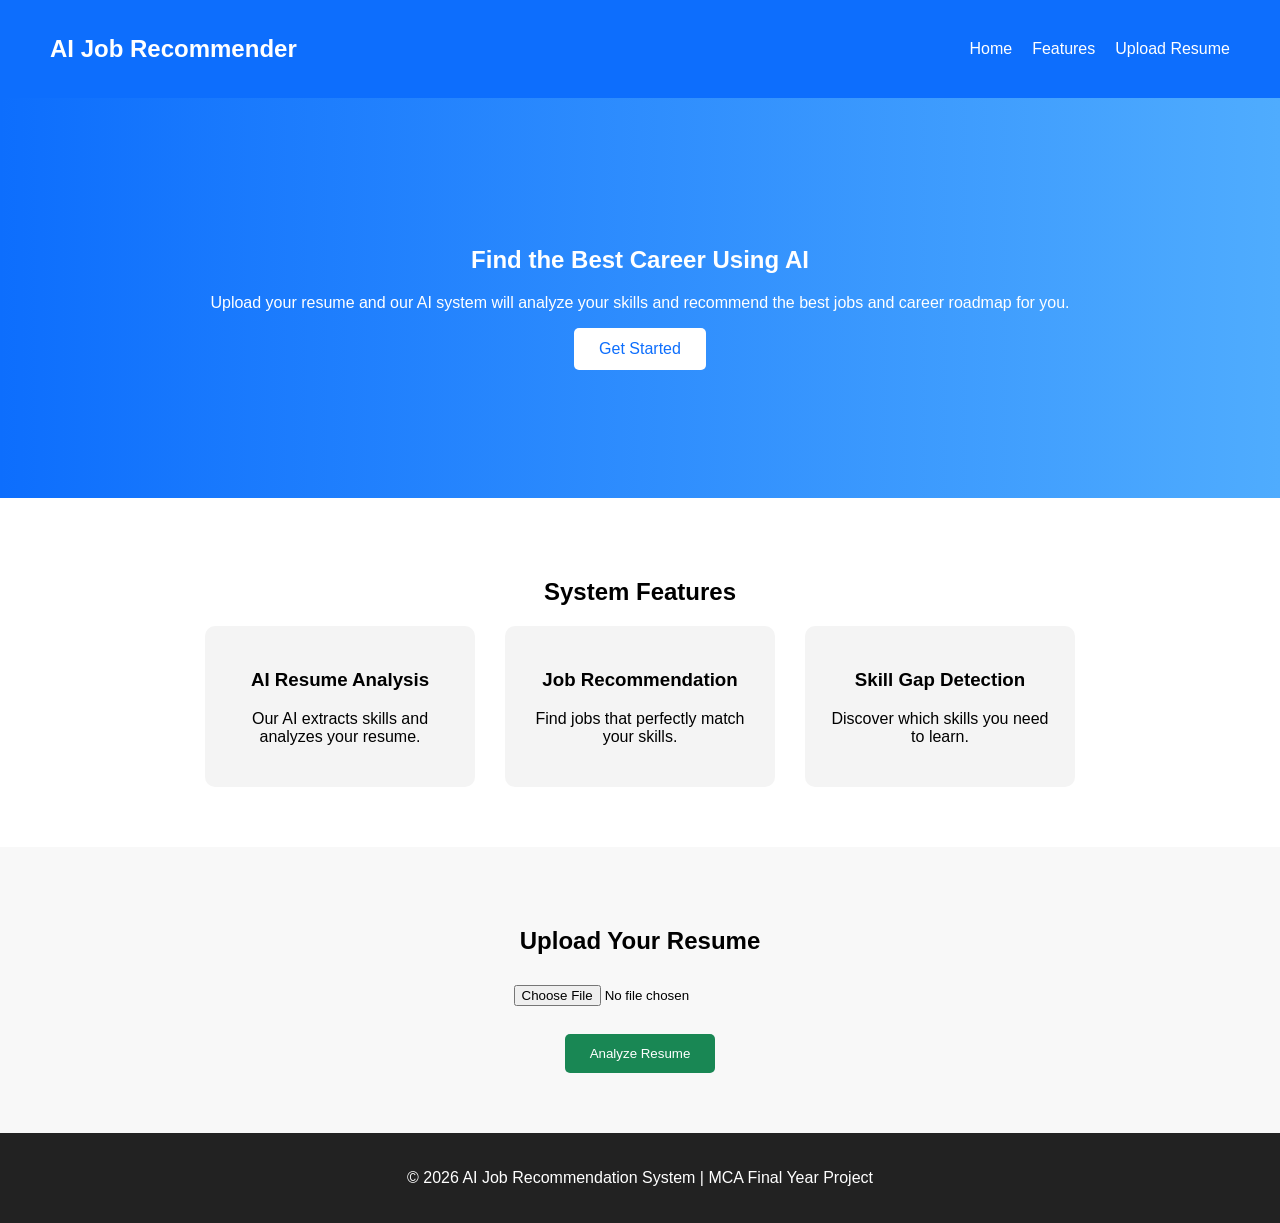
<file: Frontend/index.html>
<!DOCTYPE html>
<html lang="en">

<head>
<meta charset="UTF-8">
<title>AI Job Recommendation System</title>

<link rel="stylesheet" href="style.css">

</head>

<body>

<!-- Navbar -->

<nav class="navbar">

<h2 class="logo">AI Job Recommender</h2>

<ul>

<li><a href="#">Home</a></li>
<li><a href="#features">Features</a></li>
<li><a href="#upload">Upload Resume</a></li>

</ul>

</nav>


<!-- Hero Section -->

<section class="hero">

<div class="hero-text">

<h1>Find the Best Career Using AI</h1>

<p>
Upload your resume and our AI system will analyze your skills
and recommend the best jobs and career roadmap for you.
</p>

<button onclick="scrollToUpload()">Get Started</button>

</div>

</section>


<!-- Features -->

<section id="features" class="features">

<h2>System Features</h2>

<div class="feature-container">

<div class="feature-card">

<h3>AI Resume Analysis</h3>
<p>Our AI extracts skills and analyzes your resume.</p>

</div>

<div class="feature-card">

<h3>Job Recommendation</h3>
<p>Find jobs that perfectly match your skills.</p>

</div>

<div class="feature-card">

<h3>Skill Gap Detection</h3>
<p>Discover which skills you need to learn.</p>

</div>

</div>

</section>


<!-- Resume Upload -->

<section id="upload" class="upload-section">

<h2>Upload Your Resume</h2>

<form id="resumeForm">

<input type="file" id="resumeFile" required>

<br><br>

<button type="submit">Analyze Resume</button>

</form>

</section>


<!-- Footer -->

<footer>

<p>© 2026 AI Job Recommendation System | MCA Final Year Project</p>

</footer>


<script src="script.js"></script>

</body>

</html>
</file>
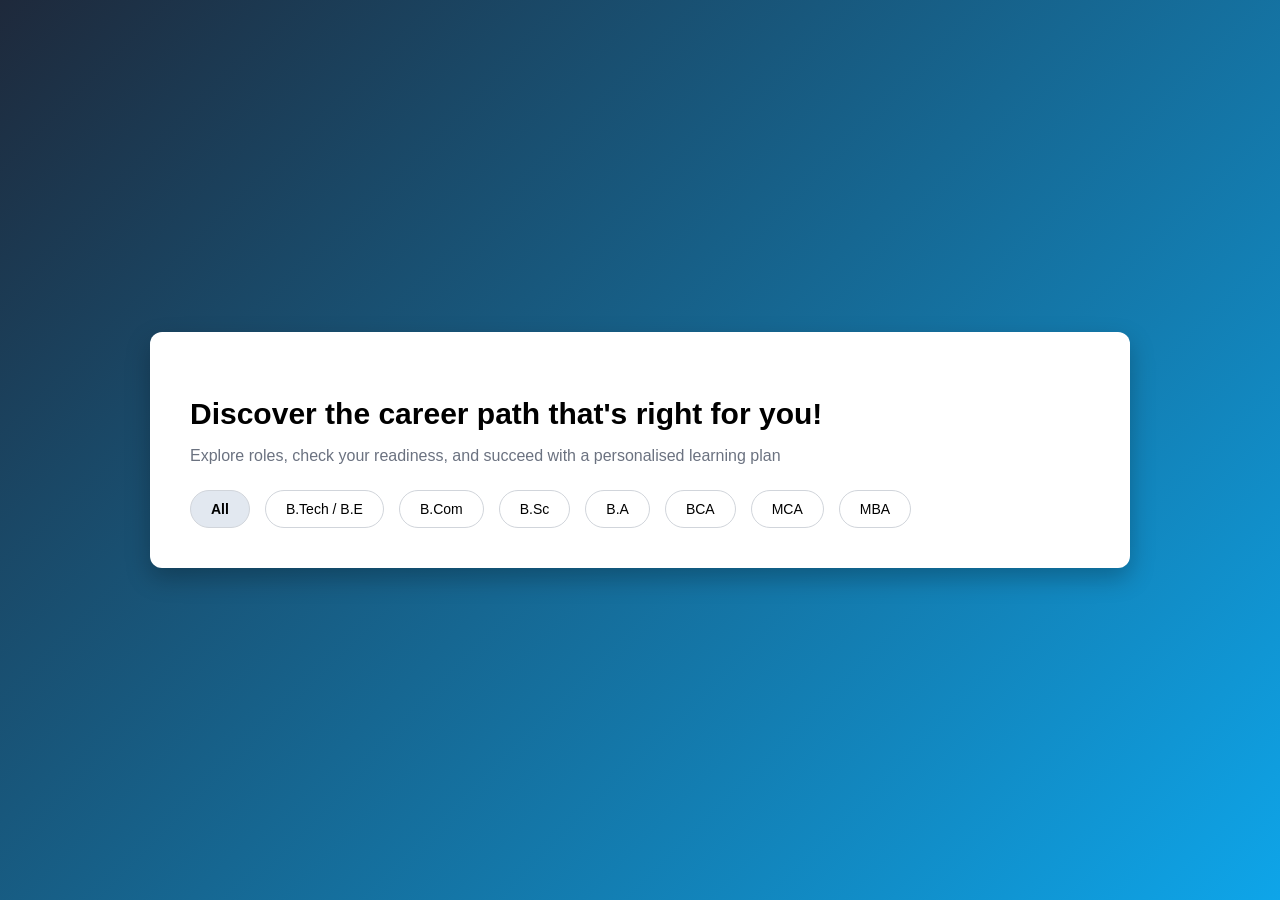
<file: Frontend/Carrier/index.html>
<!DOCTYPE html>
<html lang="en">

<head>
<meta charset="UTF-8">
<title>Career Path Finder</title>
<link rel="stylesheet" href="style.css">
 
</head>


<body>

<div class="career-container">

<h2>Discover the career path that's right for you!</h2>

<p>
Explore roles, check your readiness, and succeed with a personalised learning plan
</p>

<div class="tabs">

<button class="tab-btn active">All</button>

<button class="tab-btn">B.Tech / B.E</button>

<button class="tab-btn">B.Com</button>

<button class="tab-btn">B.Sc</button>

<button class="tab-btn">B.A</button>

<button class="tab-btn">BCA</button>

<button class="tab-btn">MCA</button>

<button class="tab-btn">MBA</button>

</div>

</div>
<script src="script.js"></script>
</body>

</html>
</file>
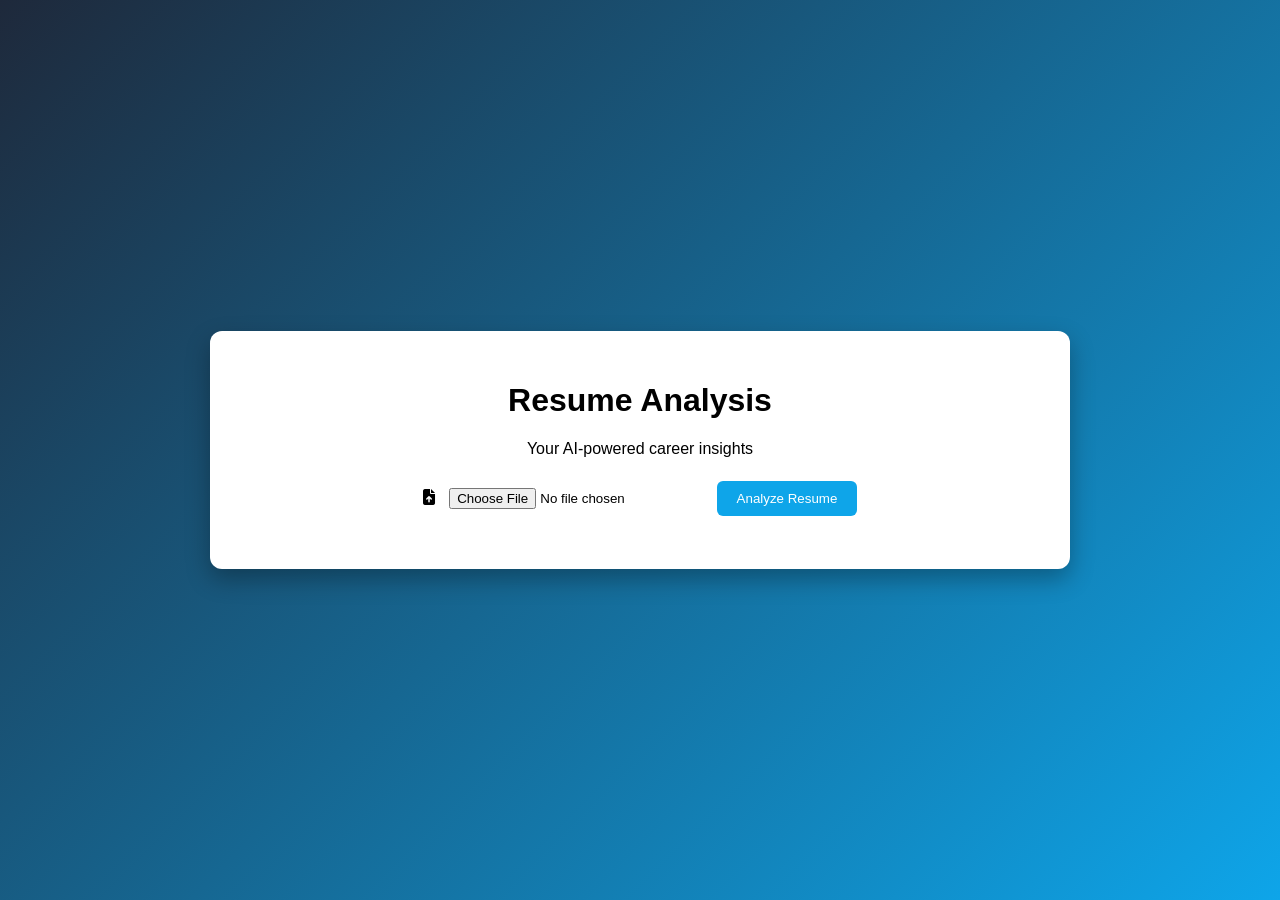
<file: Frontend/resume analysis/index.html>
<!DOCTYPE html>
<html lang="en">
<head>
<meta charset="UTF-8">
<title>Resume Analysis | AI Job Portal</title>

<link rel="stylesheet" href="style.css">
<link rel="stylesheet" href="https://cdnjs.cloudflare.com/ajax/libs/font-awesome/6.4.0/css/all.min.css">

</head>

<body>

<div class="analysis-container">

    <h1>Resume Analysis</h1>
    <p>Your AI-powered career insights</p>

    <!-- Upload Resume -->
    <div class="upload-box">
        <i class="fa fa-file-upload"></i>
        <input type="file" id="resumeFile">
        <button onclick="analyzeResume()">Analyze Resume</button>
    </div>

    <!-- Result Section -->
    <div class="result-box" id="resultBox">

        <h2>Analysis Result</h2>

        <!-- Match Score -->
        <div class="score">
            <h3>Match Score</h3>
            <div class="progress">
                <div class="progress-bar" id="scoreBar">0%</div>
            </div>
        </div>

        <!-- Extracted Skills -->
        <div class="section">
            <h3>Extracted Skills</h3>
            <div id="skills"></div>
        </div>

        <!-- Missing Skills -->
        <div class="section">
            <h3>Missing Skills</h3>
            <div id="missingSkills"></div>
        </div>

        <!-- Suggestions -->
        <div class="section">
            <h3>Suggestions</h3>
            <ul id="suggestions"></ul>
        </div>

    </div>

</div>

<script src="script.js"></script>

</body>
</html>
</file>
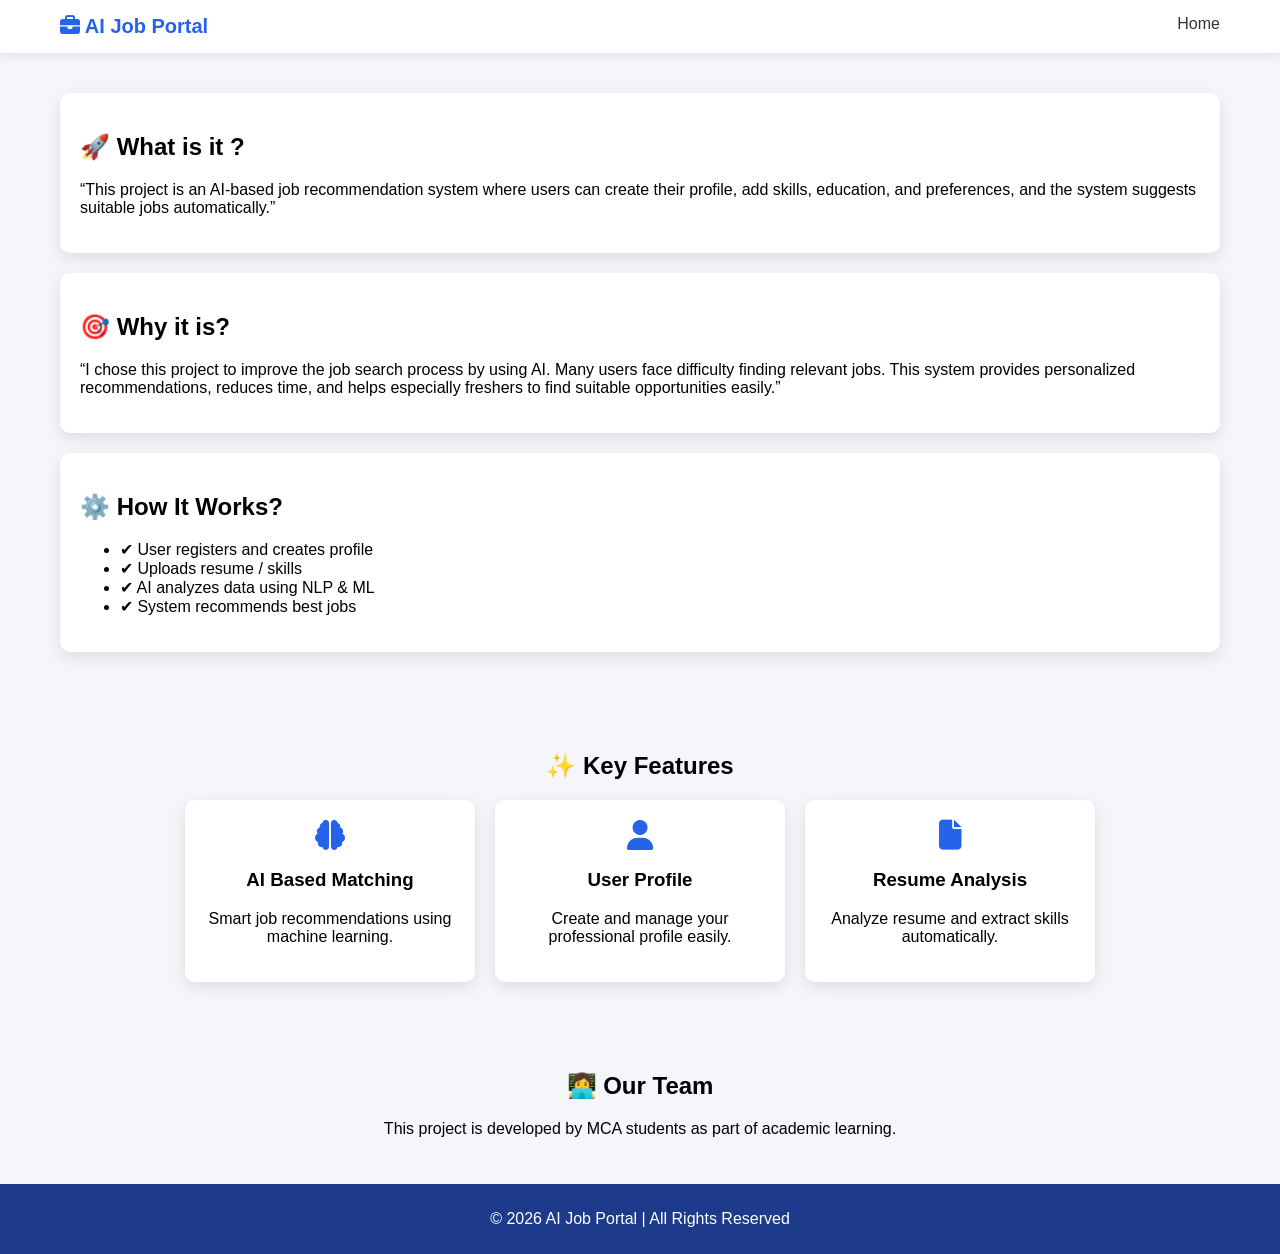
<file: Frontend/Aboutus/us.html>
<!DOCTYPE html>
<html lang="en">
<head>
<meta charset="UTF-8">
<title>About Us - AI Job Portal</title>

<link rel="stylesheet" href="style.css">

<link rel="stylesheet" href="https://cdnjs.cloudflare.com/ajax/libs/font-awesome/6.4.0/css/all.min.css">

</head>

<body>

<!-- Navbar -->
<header class="navbar">
    <div class="logo">
        <i class="fa-solid fa-briefcase"></i>
        <span>AI Job Portal</span>
    </div>

    <nav>
        <a href="../Landing page/landing.html">Home</a>
        <!--a href="#">About</a>-->
        
    </nav>
</header>

<!-- Hero Section -->


<!-- About Content -->
<section class="about-section">

    <div class="about-box">
        <h2>🚀 What is it ?</h2>
        <p>
            “This project is an AI-based job recommendation system where users can create their profile, add skills, education, and preferences, and the system suggests suitable jobs automatically.”
    </div>

    <div class="about-box">
        <h2>🎯 Why it is?</h2>
        <p>
           “I chose this project to improve the job search process by using AI. Many users face difficulty finding relevant jobs. This system provides personalized recommendations, reduces time, and helps especially freshers to find suitable opportunities easily.”
        </p>
    </div>

    <div class="about-box">
        <h2>⚙️ How It Works?</h2>
        <ul>
            <li>✔ User registers and creates profile</li>
            <li>✔ Uploads resume / skills</li>
            <li>✔ AI analyzes data using NLP & ML</li>
            <li>✔ System recommends best jobs</li>
        </ul>
    </div>

</section>

<!-- Features Section -->
<section class="features">

    <h2>✨ Key Features</h2>

    <div class="feature-container">

        <div class="feature-card">
            <i class="fa-solid fa-brain"></i>
            <h3>AI Based Matching</h3>
            <p>Smart job recommendations using machine learning.</p>
        </div>

        <div class="feature-card">
            <i class="fa-solid fa-user"></i>
            <h3>User Profile</h3>
            <p>Create and manage your professional profile easily.</p>
        </div>

        <div class="feature-card">
            <i class="fa-solid fa-file"></i>
            <h3>Resume Analysis</h3>
            <p>Analyze resume and extract skills automatically.</p>
        </div>

    </div>

</section>

<!-- Team Section -->
<section class="team">
    <h2>👩‍💻 Our Team</h2>
    <p>This project is developed by MCA students as part of academic learning.</p>
</section>

<!-- Footer -->
<footer>
    <p>© 2026 AI Job Portal | All Rights Reserved</p>
</footer>

<script src="script.js"></script>

</body>
</html>
</file>
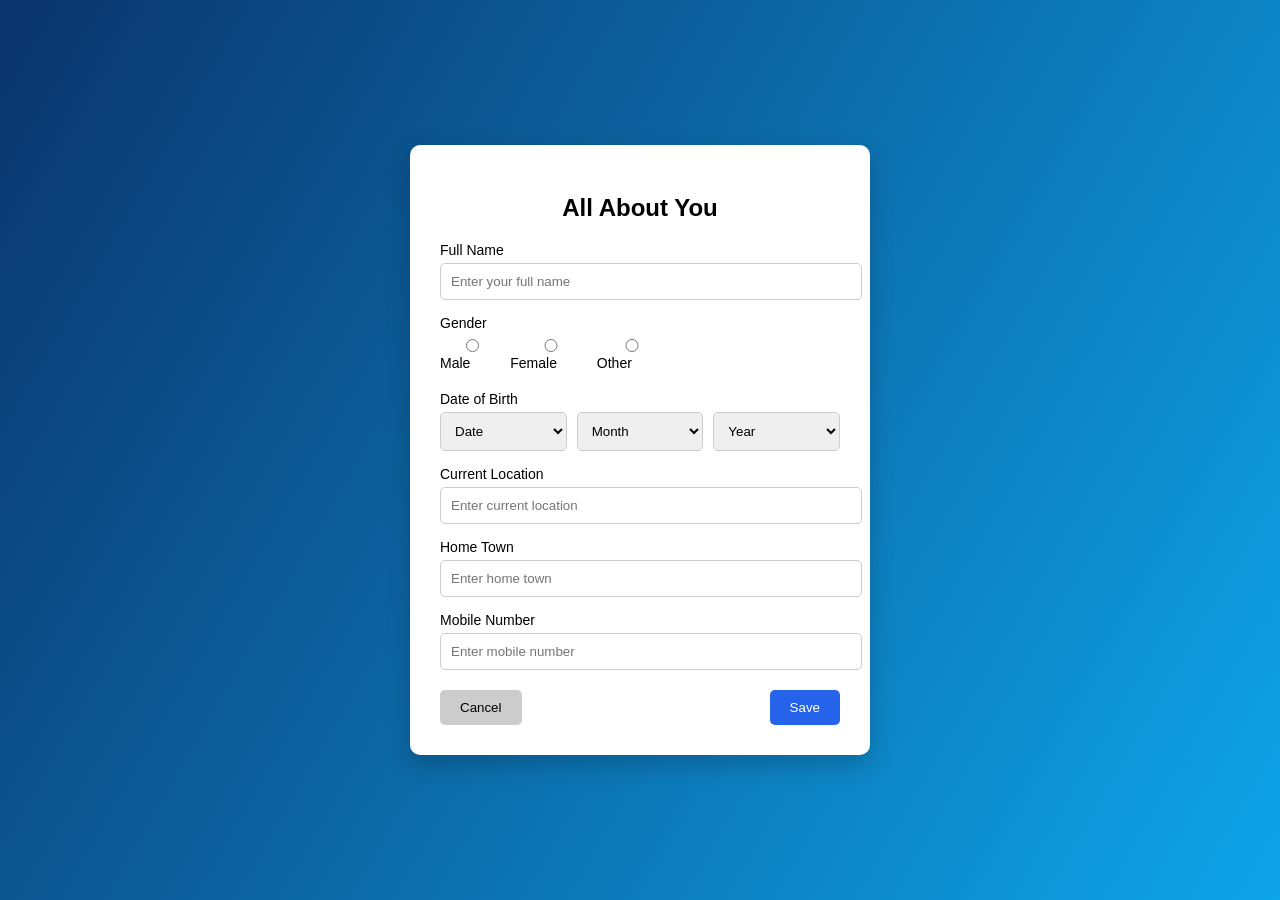
<file: Frontend/Aboutuser/about.html>
<!DOCTYPE html>
<html lang="en">
<head>
<meta charset="UTF-8">
<title>All About You</title>
<link rel="stylesheet" href="style.css">
</head>

<body>

<div class="container">

    <div class="form-box">

        <h2>All About You</h2>

        <form id="aboutForm">

            <!-- Full Name -->
            <div class="input-group">
                <label>Full Name</label>
                <input type="text" placeholder="Enter your full name" required>
            </div>

            <!-- Gender -->
            <div class="input-group">
                <label>Gender</label>
                <div class="gender">
                    <label><input type="radio" name="gender"> Male</label>
                    <label><input type="radio" name="gender"> Female</label>
                    <label><input type="radio" name="gender"> Other</label>
                </div>
            </div>

            <!-- Date of Birth -->
            <div class="input-group">
                <label>Date of Birth</label>
                <div class="dob">
                    <select>
                        <option>Date</option>
                        <script>
                            for(let i=1;i<=31;i++){
                                document.write("<option>"+i+"</option>");
                            }
                        </script>
                    </select>

                    <select>
                        <option>Month</option>
                        <option>Jan</option><option>Feb</option>
                        <option>Mar</option><option>Apr</option>
                        <option>May</option><option>Jun</option>
                        <option>Jul</option><option>Aug</option>
                        <option>Sep</option><option>Oct</option>
                        <option>Nov</option><option>Dec</option>
                    </select>

                    <select>
                        <option>Year</option>
                        <script>
                            for(let i=1990;i<=2025;i++){
                                document.write("<option>"+i+"</option>");
                            }
                        </script>
                    </select>
                </div>
            </div>

            <!-- Current Location -->
            <div class="input-group">
                <label>Current Location</label>
                <input type="text" placeholder="Enter current location">
            </div>

            <!-- Home Town -->
            <div class="input-group">
                <label>Home Town</label>
                <input type="text" placeholder="Enter home town">
            </div>

            <!-- Mobile Number -->
            <div class="input-group">
                <label>Mobile Number</label>
                <input type="tel" placeholder="Enter mobile number" required>
            </div>

            <!-- Buttons -->
            <div class="buttons">
                <button type="reset" class="cancel">Cancel</button>
                <button type="submit" class="save">Save</button>
            </div>

        </form>

    </div>

</div>

<script src="script.js"></script>

</body>
</html>
</file>
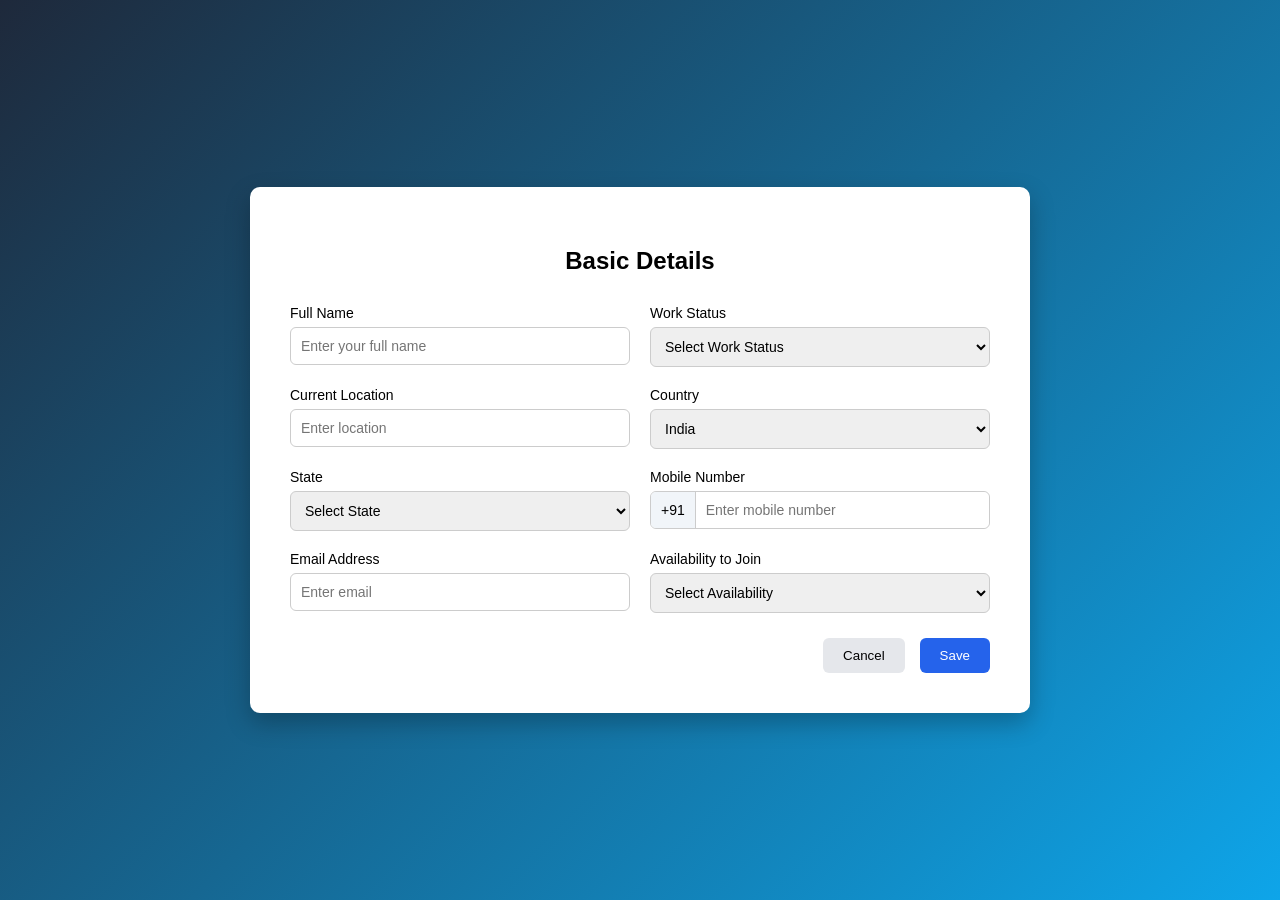
<file: Frontend/Basic details/basic.html>
<!DOCTYPE html>
<html lang="en">
<head>
<meta charset="UTF-8">
<title>Basic Details</title>
<link rel="stylesheet" href="style.css">
</head>

<body>

<div class="form-container">

<h2>Basic Details</h2>

<form id="basicForm">

<div class="form-grid">

<div class="input-group">
<label>Full Name</label>
<input type="text" placeholder="Enter your full name" required>
</div>

<div class="input-group">
<label>Work Status</label>
<select required>
<option>Select Work Status</option>
<option>Fresher</option>
<option>Experienced</option>
</select>
</div>

<div class="input-group">
<label>Current Location</label>
<input type="text" placeholder="Enter location">
</div>

<div class="input-group">
<label>Country</label>
<select>
<option>India</option>
<option>USA</option>
</select>
</div>

<div class="input-group">
<label>State</label>
<select required>
<option value="">Select State</option>
<option>Odisha</option>
<option>Karnataka</option>
<option>Maharashtra</option>
<option>Tamil Nadu</option>
<option>Delhi</option>
</select>
</div>

<div class="input-group">
<label>Mobile Number</label>

<div class="mobile-box">

<span class="country-code">+91</span>

<input type="tel"
id="mobile"
placeholder="Enter mobile number"
maxlength="10"
required>

</div>

</div>



<div class="input-group">
<label>Email Address</label>
<input type="email" placeholder="Enter email">
</div>

<div class="input-group">
<label>Availability to Join</label>
<select>
<option>Select Availability</option>
<option>15 days or less</option>
<option>1 Month</option>
<option>2 Months</option>
<option>3 Months</option>
<option>More than 3 Months</option>
</select>
</div>

</div>

<div class="button-group">

<button type="button" class="cancel-btn">Cancel</button>
<button type="submit" class="save-btn">Save</button>

</div>

</form>

</div>

<script src="script.js"></script>

</body>
</html>
</file>
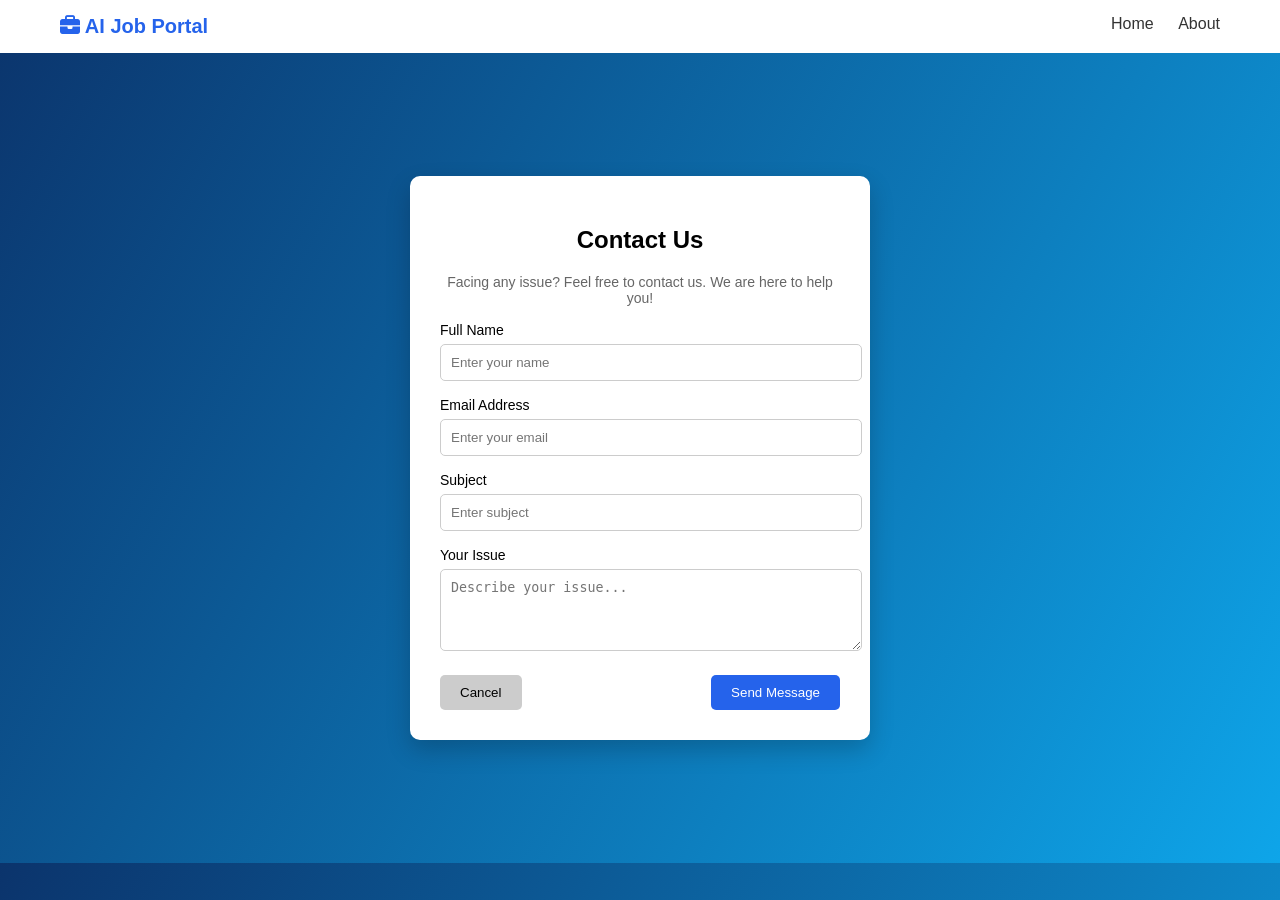
<file: Frontend/contact us/contact.html>
<!DOCTYPE html>
<html lang="en">
<head>
<meta charset="UTF-8">
<title>Contact Us - AI Job Portal</title>

<link rel="stylesheet" href="style.css">

<link rel="stylesheet" href="https://cdnjs.cloudflare.com/ajax/libs/font-awesome/6.4.0/css/all.min.css">

</head>

<body>

<!-- Navbar -->
<header class="navbar">
    <div class="logo">
        <i class="fa-solid fa-briefcase"></i>
        <span>AI Job Portal</span>
    </div>

    <nav>
        <a href="../Landing page/landing.html">Home</a>
        <a href="../Aboutus/us.html">About</a>
        <!--<a href="#">Contact</a>-->
    </nav>
</header>

<!-- Contact Section -->
<section class="contact-container">

    <div class="contact-box">

        <h2>Contact Us</h2>
        <p>Facing any issue? Feel free to contact us. We are here to help you!</p>

        <form id="contactForm">

            <!-- Name -->
            <div class="input-group">
                <label>Full Name</label>
                <input type="text" id="name" placeholder="Enter your name" required>
            </div>

            <!-- Email -->
            <div class="input-group">
                <label>Email Address</label>
                <input type="email" id="email" placeholder="Enter your email" required>
            </div>

            <!-- Subject -->
            <div class="input-group">
                <label>Subject</label>
                <input type="text" id="subject" placeholder="Enter subject">
            </div>

            <!-- Message -->
            <div class="input-group">
                <label>Your Issue</label>
                <textarea id="message" rows="4" placeholder="Describe your issue..." required></textarea>
            </div>

            <!-- Buttons -->
            <div class="buttons">
                <button type="reset" class="cancel">Cancel</button>
                <button type="submit" class="send">Send Message</button>
            </div>

        </form>

    </div>

</section>

<script src="script.js"></script>

</body>
</html>
</file>
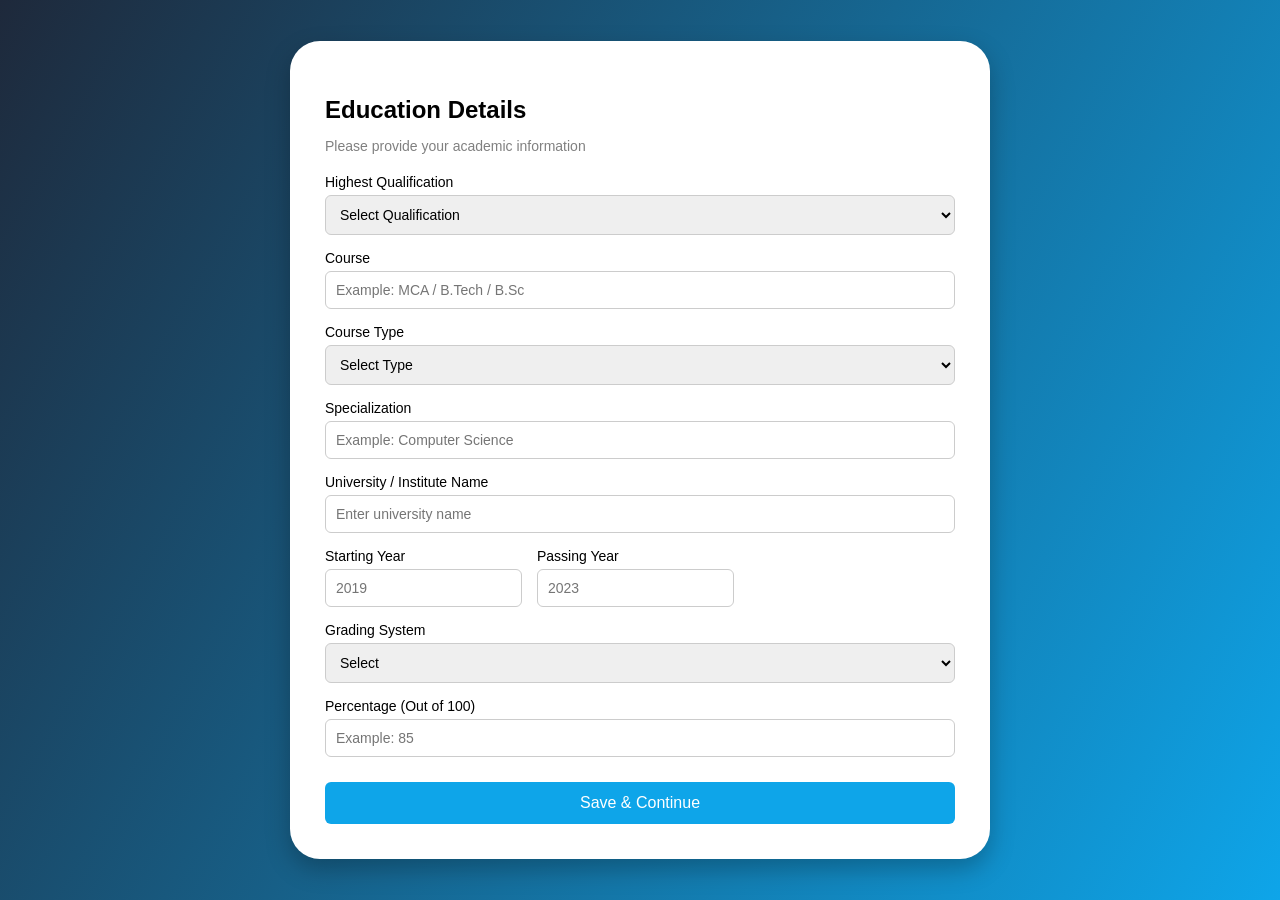
<file: Frontend/Registation1/education.html>
<!DOCTYPE html>
<html lang="en">
<head>
<meta charset="UTF-8">
<title>Education Details | AI Job Recommendation</title>
<link rel="stylesheet" href="style.css">
</head>

<body>

    <div class="container">

        <div class="education-box">
            <h2>Education Details</h2>
            <p>Please provide your academic information</p>

            <form id="educationForm">

                <div class="input-group">
                    <label>Highest Qualification</label>
                    <select required>
                        <option value="">Select Qualification</option>
                        <option>Bachelor's Degree</option>
                        <option>Master's Degree</option>
                        <option>Diploma</option>
                    </select>
                </div>

                <div class="input-group">
                    <label>Course</label>
                    <input type="text" placeholder="Example: MCA / B.Tech / B.Sc" required>
                </div>

                <div class="input-group">
                    <label>Course Type</label>
                    <select required>
                        <option value="">Select Type</option>
                        <option>Regular</option>
                        <option>Distance Learning</option>
                    </select>
                </div>

                <div class="input-group">
                    <label>Specialization</label>
                    <input type="text" placeholder="Example: Computer Science" required>
                </div>

                <div class="input-group">
                    <label>University / Institute Name</label>
                    <input type="text" placeholder="Enter university name" required>
                </div>

                <div class="row">

                    <div class="input-group">
                        <label>Starting Year</label>
                        <input type="number" placeholder="2019" required>
                    </div>

                    <div class="input-group">
                        <label>Passing Year</label>
                        <input type="number" placeholder="2023" required>
                    </div>

                </div>

                <div class="input-group">
                    <label>Grading System</label>
                    <select required>
                        <option value="">Select</option>
                        <option>Percentage</option>
                        <option>CGPA</option>
                    </select>
                </div>

                <div class="input-group">
                    <label>Percentage (Out of 100)</label>
                    <input type="number" placeholder="Example: 85" required>
                </div>

                <button type="submit" class="next-btn">
                Save & Continue
                </button>

            </form>

        </div>

    </div>

<script src="script.js"></script>

</body>
</html>
</file>
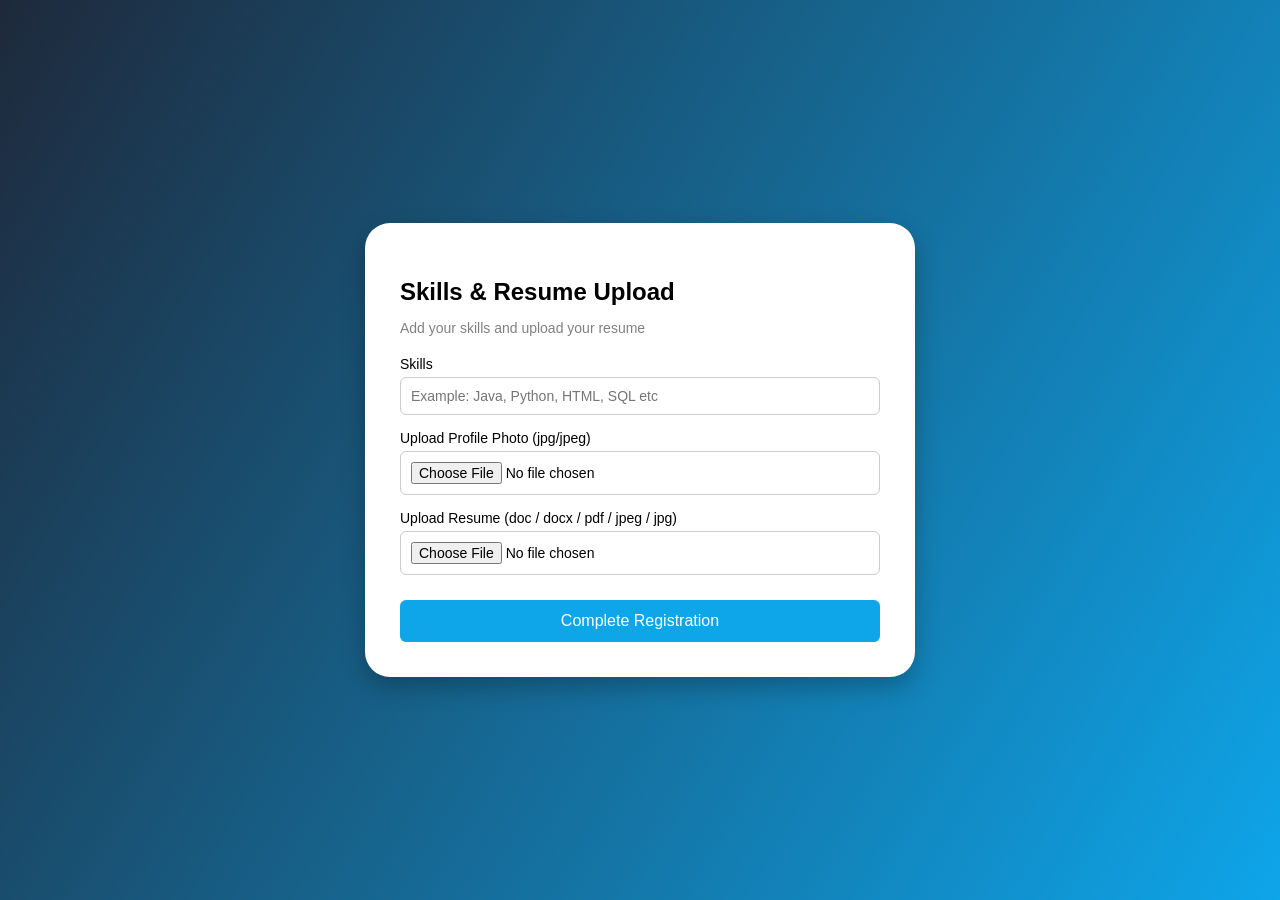
<file: Frontend/registation2/skills.html>
<!DOCTYPE html>
<html lang="en">
<head>
<meta charset="UTF-8">
<title>Skills & Resume | AI Job Recommendation</title>
<link rel="stylesheet" href="style.css">
</head>

<body>

    <div class="container">

        <div class="skills-box">
            <h2>Skills & Resume Upload</h2>
            <p>Add your skills and upload your resume</p>

            <form id="skillsForm">

                <div class="input-group">
                <label>Skills</label>
                <input type="text" placeholder="Example: Java, Python, HTML, SQL etc" required>
                </div>
                
                 <div class="input-group">
                <label>Upload Profile Photo (jpg/jpeg)</label>
                <input type="file" accept=".jpg,.jpeg" required>
                </div>

                <div class="input-group">
                <label>Upload Resume (doc / docx / pdf / jpeg / jpg)</label>
                <input type="file" accept=".doc,.docx,.pdf,.jpg,.jpeg" required>
                </div>


                <button type="submit" class="submit-btn">
                Complete Registration
                </button>

            </form>

        </div>

    </div>

<script src="script.js"></script>

</body>
</html>
</file>
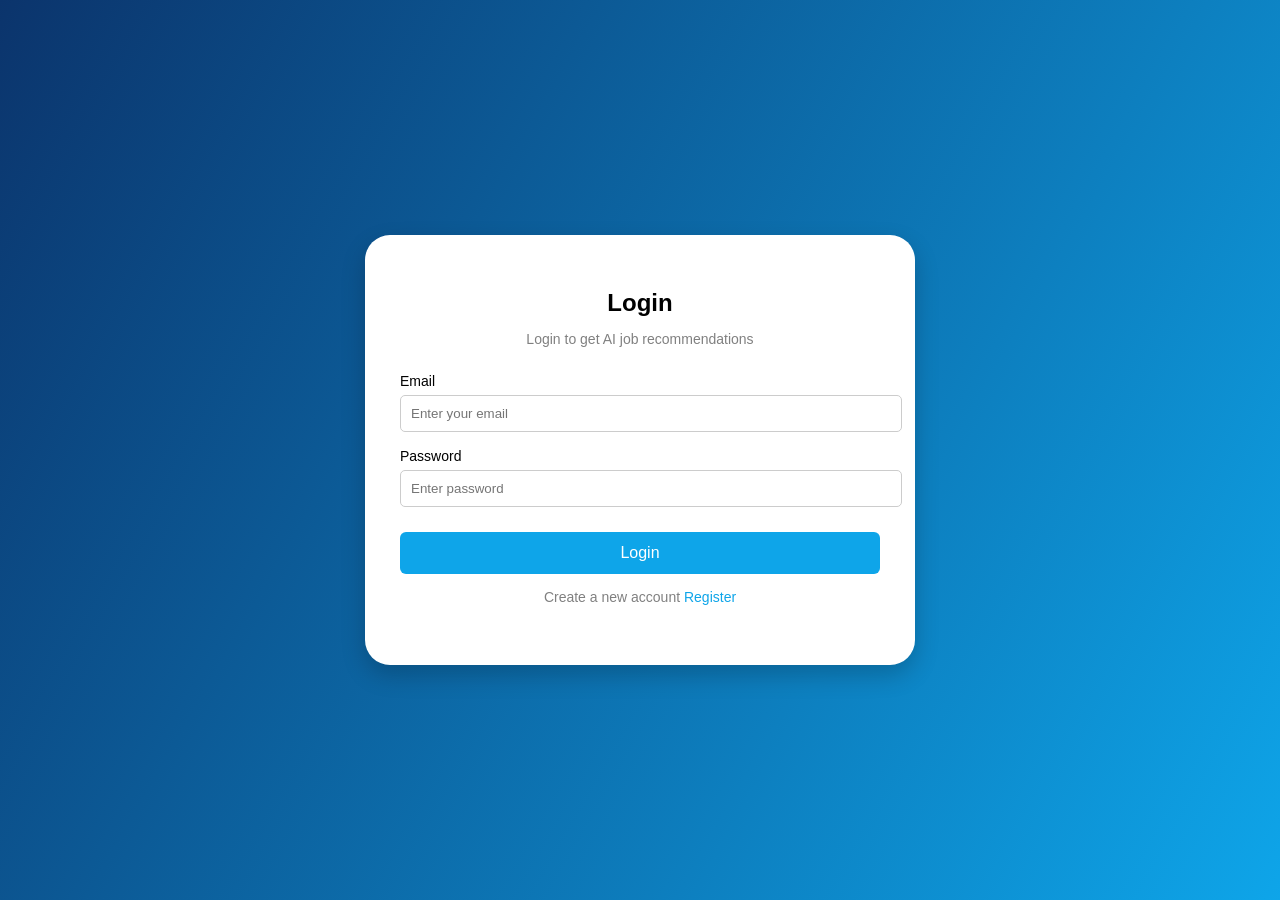
<file: Frontend/Landing page/Login page/login.html>
<!DOCTYPE html>
<html lang="en">
<head>
<meta charset="UTF-8">
<title>Register | AI Job Recommendation System</title>
<link rel="stylesheet" href="style.css">
</head>

<body>

<div class="container">

<div class="login-box">

<h2>Login</h2>
<p>Login to get AI job recommendations</p>

<form id="registerForm">

<div class="input-group">
<label>Email</label>
<input type="email" id="email" placeholder="Enter your email" required>
</div>

<div class="input-group">
<label>Password</label>
<input type="password" id="password" placeholder="Enter password" required>
</div>

<button type="submit" class="register-btn">Login</button>

</form>

<p class="login-link">
Create a new account <a href="#">Register
</a>
</p>

</div>

</div>

<script src="script.js"></script>

</body>
</html>
</file>
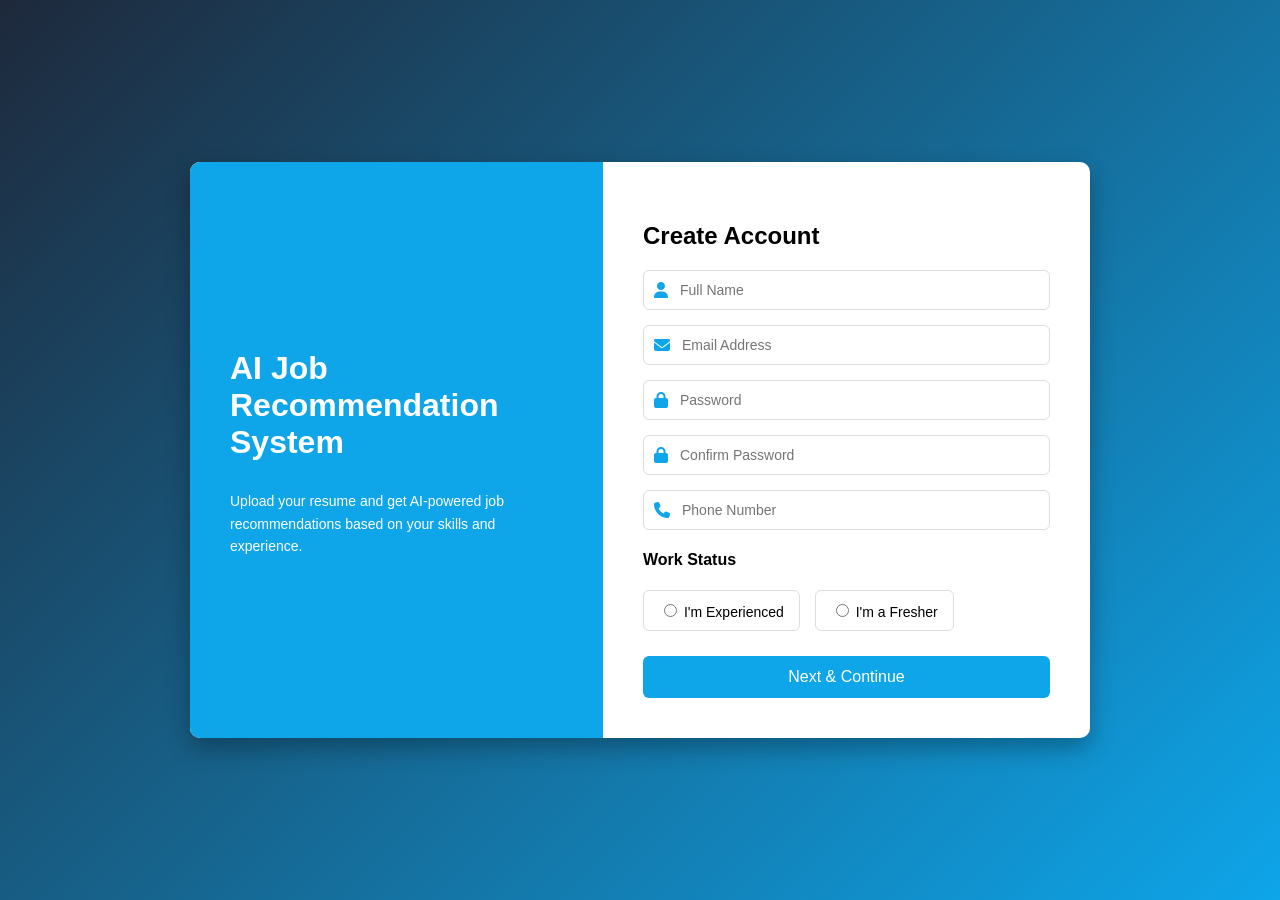
<file: Frontend/Landing page/Registation/Registation.html>
<!DOCTYPE html>
<html lang="en">

<head>
<meta charset="UTF-8">
<title>Create Account | AI Job Recommendation</title>

<link rel="stylesheet" href="style.css">

<link rel="stylesheet"
href="https://cdnjs.cloudflare.com/ajax/libs/font-awesome/6.4.0/css/all.min.css">

</head>

<body>

    <div class="register-container">

        <div class="left-section">

            <h1>AI Job Recommendation System</h1>

            <p> Upload your resume and get AI-powered job recommendations
               based on your skills and experience.
            </p>

        </div>


        <div class="right-section">

            <h2>Create Account</h2>

                <form id="registerForm">

                    <div class="input-box">
                        <i class="fa fa-user"></i>
                        <input type="text"
                               placeholder="Full Name"
                               required
                               oninput="if(!/^[A-Za-z\s]+$/.test(this.value)){this.setCustomValidity('Name should contain only letters');}else{this.setCustomValidity('');}">
                    </div>

                    <div class="input-box">
                        <i class="fa fa-envelope"></i>
                        <input type="email"
                                id="email"
                                placeholder="Email Address"
                                required
                                oninput="if(!this.value.endsWith('@gmail.com')){this.setCustomValidity('Email must end with @gmail.com');} else {this.setCustomValidity('');}">
                    </div>

                    <div class="input-box">
                        <i class="fa fa-lock"></i>
                         <input type="password"
                            placeholder="Password"
                            required
                            oninput="if(!/^(?=.*[A-Z])(?=.*[a-z])(?=.*[0-9])(?=.*[!@#$%^&*]).{8,}$/.test(this.value)){this.setCustomValidity('Password must contain at least 8 characters, one uppercase, one lowercase, one number and one special character');}else{this.setCustomValidity('');}">

                    </div>

                    <div class="input-box">
                        <i class="fa fa-lock"></i>
                         <input type="password"
                            placeholder="Confirm Password"
                            required
                            oninput="if(!/^(?=.*[A-Z])(?=.*[a-z])(?=.*[0-9])(?=.*[!@#$%^&*]).{8,}$/.test(this.value)){this.setCustomValidity('Password must contain at least 8 characters, one uppercase, one lowercase, one number and one special character');}else{this.setCustomValidity('');}">

                    </div>

                    <div class="input-box">
                        <i class="fa fa-phone"></i>
                             <input type="tel"
                                placeholder="Phone Number"
                                required
                                oninput="if(!/^[0-9]{10}$/.test(this.value)){this.setCustomValidity('Phone number must be exactly 10 digits');}else{this.setCustomValidity('');}">
                    </div>

                    <h4>Work Status</h4>

                    <div class="status-box">

                        <label class="status-card">

                            <input type="radio" name="status">
                            <span>I'm Experienced</span>

                        </label>

                        <label class="status-card">

                            <input type="radio" name="status">
                            <span>I'm a Fresher</span>

                        </label>

                    </div>
                    
                    <button type="submit" class="register-btn">Next & Continue</button>
                    
                

                </form>

        </div>

    </div>

<script src="script.js"></script>

</body>
</html>
</file>
<file: Frontend/style.css>
body{

margin:0;
font-family:Arial, Helvetica, sans-serif;

}

/* Navbar */

.navbar{

display:flex;
justify-content:space-between;
align-items:center;
background:#0d6efd;
color:white;
padding:15px 50px;

}

.navbar ul{

display:flex;
list-style:none;

}

.navbar li{

margin-left:20px;

}

.navbar a{

color:white;
text-decoration:none;

}

/* Hero */

.hero{

height:400px;
display:flex;
justify-content:center;
align-items:center;
background:linear-gradient(to right,#0d6efd,#4facfe);
color:white;
text-align:center;

}

.hero button{

padding:12px 25px;
background:white;
border:none;
color:#0d6efd;
font-size:16px;
cursor:pointer;
border-radius:5px;

}

/* Features */

.features{

padding:60px;
text-align:center;

}

.feature-container{

display:flex;
justify-content:center;
gap:30px;

}

.feature-card{

background:#f4f4f4;
padding:25px;
border-radius:10px;
width:220px;

}

/* Upload Section */

.upload-section{

text-align:center;
padding:60px;
background:#f8f8f8;

}

.upload-section input{

padding:10px;

}

.upload-section button{

padding:12px 25px;
background:#198754;
border:none;
color:white;
border-radius:5px;

}

/* Footer */

footer{

background:#222;
color:white;
text-align:center;
padding:20px;

}
</file>
<file: Frontend/Carrier/style.css>
body{
margin:0;
font-family:Arial, Helvetica, sans-serif;
background:linear-gradient(135deg,#1e293b,#0ea5e9);
height:100vh;
display:flex;
justify-content:center;
align-items:center;
}

/* Card container */

.career-container{

background:white;
padding:40px;
border-radius:12px;
width:900px;

box-shadow:0 10px 25px rgba(0,0,0,0.25);

}

/* Title */

.career-container h2{

font-size:30px;
margin-bottom:10px;

}

/* Subtitle */

.career-container p{

color:#6b7280;
margin-bottom:25px;

}

/* Tabs */

.tabs{

display:flex;
flex-wrap:wrap;
gap:15px;

}

/* Button style */

.tab-btn{

padding:10px 20px;

border-radius:25px;

border:1px solid #d1d5db;

background:white;

cursor:pointer;

font-size:14px;

transition:0.3s;

}

/* Hover */

.tab-btn:hover{

background:#f1f5f9;

}

/* Active button */

.tab-btn.active{

background:#e2e8f0;
font-weight:bold;

}
</file>
<file: Frontend/resume analysis/style.css>
body{
    margin:0;
    font-family:Arial;
    background:linear-gradient(135deg,#1e293b,#0ea5e9);
    display:flex;
    justify-content:center;
    align-items:center;
    height:100vh;
}

.analysis-container{
    width:800px;
    background:white;
    padding:30px;
    border-radius:12px;
    box-shadow:0 10px 25px rgba(0,0,0,0.3);
    text-align:center;
}

.upload-box{
    margin:20px 0;
}

.upload-box input{
    margin:10px;
}

.upload-box button{
    padding:10px 20px;
    background:#0ea5e9;
    border:none;
    color:white;
    border-radius:6px;
    cursor:pointer;
}

.upload-box button:hover{
    background:#0284c7;
}

.result-box{
    display:none;
    text-align:left;
    margin-top:20px;
}

.progress{
    background:#ddd;
    border-radius:20px;
    overflow:hidden;
}

.progress-bar{
    height:20px;
    width:0%;
    background:#0ea5e9;
    text-align:center;
    color:white;
    font-size:12px;
}

.section{
    margin-top:20px;
}

#skills span, #missingSkills span{
    display:inline-block;
    background:#e0f2fe;
    padding:6px 10px;
    margin:5px;
    border-radius:5px;
}

#missingSkills span{
    background:#fee2e2;
}
</file>
<file: Frontend/Aboutus/style.css>
body {
    margin: 0;
    font-family: Arial;
    background: #f4f6f9;
}

/* Navbar */
.navbar {
    display: flex;
    justify-content: space-between;
    padding: 15px 60px;
    background: white;
    box-shadow: 0 2px 10px rgba(0,0,0,0.1);
}

.logo {
    color: #2563eb;
    font-weight: bold;
    font-size: 20px;
}

.navbar a {
    text-decoration: none;
    margin-left: 20px;
    color: #333;
}

.navbar a:hover {
    color: #2563eb;
}

/* Hero */

/* About Section */
.about-section {
    padding: 40px 60px;
    display: grid;
    gap: 20px;
}

.about-box {
    background: white;
    padding: 20px;
    border-radius: 10px;
    box-shadow: 0 5px 15px rgba(0,0,0,0.1);
}

/* Features */
.features {
    padding: 40px;
    text-align: center;
}

.feature-container {
    display: flex;
    justify-content: center;
    gap: 20px;
}

.feature-card {
    background: white;
    padding: 20px;
    width: 250px;
    border-radius: 10px;
    box-shadow: 0 5px 15px rgba(0,0,0,0.1);
    transition: 0.3s;
}

.feature-card:hover {
    transform: translateY(-10px);
}

.feature-card i {
    font-size: 30px;
    color: #2563eb;
}

/* Team */
.team {
    text-align: center;
    padding: 30px;
}

/* Footer */
footer {
    background: #1e3a8a;
    color: white;
    text-align: center;
    padding: 10px;
}
</file>
<file: Frontend/Aboutuser/style.css>
body {
    margin: 0;
    font-family: Arial;
    background:linear-gradient(120deg,#0b346c,#0ea5e9);
    height: 100vh;
}

/* Center layout */
.container {
    display: flex;
    justify-content: center;
    align-items: center;
    height: 100vh;
}

/* Form box */
.form-box {
    width: 400px;
    background: white;
    padding: 30px;
    border-radius: 10px;
    box-shadow:0 10px 25px rgba(0,0,0,0.2);
    
}

h2 {
    text-align: center;
    margin-bottom: 20px;
}

/* Input group */
.input-group {
    margin-bottom: 15px;
}

.input-group label {
    display: block;
    margin-bottom: 5px;
    font-size: 14px;
}

/* Inputs */
.input-group input,
.input-group select {
    width: 100%;
    padding: 10px;
    border: 1px solid #ccc;
    border-radius: 5px;
}

/* Gender */
.gender {
    display: flex;
    gap: 15px;
}

/* DOB */
.dob {
    display: flex;
    gap: 10px;
}

/* Buttons */
.buttons {
    display: flex;
    justify-content: space-between;
    margin-top: 20px;
}

.cancel {
    background: #ccc;
    border: none;
    padding: 10px 20px;
    border-radius: 5px;
    cursor: pointer;
}

.save {
    background: #2563eb;
    color: white;
    border: none;
    padding: 10px 20px;
    border-radius: 5px;
    cursor: pointer;
}

.save:hover {
    background: #1d4ed8;
}
</file>
<file: Frontend/Basic details/style.css>
body{
margin:0;
font-family:Arial, Helvetica, sans-serif;
background:linear-gradient(135deg,#1e293b,#0ea5e9);
height:100vh;
display:flex;
justify-content:center;
align-items:center;
}

.form-container{

background:white;
padding:40px;
border-radius:10px;
width:700px;

box-shadow:0 10px 25px rgba(0,0,0,0.25);

}

h2{
text-align:center;
margin-bottom:30px;
}

/* Grid layout */

.form-grid{

display:grid;

grid-template-columns:1fr 1fr;

gap:20px;

}

/* Input */

.input-group{

display:flex;
flex-direction:column;

}

.input-group label{

font-size:14px;
margin-bottom:6px;

}

.input-group input,
.input-group select{

padding:10px;
border:1px solid #ccc;
border-radius:6px;

font-size:14px;

}

/* Buttons */

.button-group{

margin-top:25px;
display:flex;
justify-content:flex-end;
gap:15px;

}

.cancel-btn{

background:#e5e7eb;
border:none;
padding:10px 20px;
border-radius:6px;
cursor:pointer;

}

.save-btn{

background:#2563eb;
border:none;
color:white;
padding:10px 20px;
border-radius:6px;
cursor:pointer;

}

.save-btn:hover{

background:#1d4ed8;

}
.mobile-box{
display:flex;
align-items:center;
border:1px solid #ccc;
border-radius:6px;
overflow:hidden;
}

.country-code{
background:#f1f5f9;
padding:10px;
border-right:1px solid #ccc;
font-size:14px;
}

.mobile-box input{
border:none;
outline:none;
padding:10px;
flex:1;
}
</file>
<file: Frontend/contact us/style.css>
body {
    margin: 0;
    font-family: Arial;
    background:linear-gradient(120deg,#0b346c,#0ea5e9);
    
}

/* Navbar */
.navbar {
    display: flex;
    justify-content: space-between;
    padding: 15px 60px;
    background: white;
}

.logo {
    font-size: 20px;
    font-weight: bold;
    color: #2563eb;
}

.navbar a {
    text-decoration: none;
    margin-left: 20px;
    color: #333;
}

.navbar a:hover {
    color: #2563eb;
}

/* Contact Box */
.contact-container {
    display: flex;
    justify-content: center;
    align-items: center;
    height: 90vh;
}

.contact-box {
    background: white;
    padding: 30px;
    width: 400px;
    border-radius: 10px;
    box-shadow: 0 10px 25px rgba(0,0,0,0.2);
}

.contact-box h2 {
    text-align: center;
}

.contact-box p {
    text-align: center;
    font-size: 14px;
    color: #666;
}

/* Inputs */
.input-group {
    margin-top: 15px;
}

.input-group label {
    font-size: 14px;
}

.input-group input,
.input-group textarea {
    width: 100%;
    padding: 10px;
    margin-top: 5px;
    border: 1px solid #ccc;
    border-radius: 5px;
}

/* Buttons */
.buttons {
    display: flex;
    justify-content: space-between;
    margin-top: 20px;
}

.cancel {
    background: #ccc;
    border: none;
    padding: 10px 20px;
    border-radius: 5px;
}

.send {
    background: #2563eb;
    color: white;
    border: none;
    padding: 10px 20px;
    border-radius: 5px;
}

.send:hover {
    background: #1d4ed8;
}
</file>
<file: Frontend/Registation1/style.css>
body{
margin:0;
font-family:Arial, Helvetica, sans-serif;
background:linear-gradient(120deg,#1e293b,#0ea5e9);
height:100vh;
display:flex;
justify-content:center;
align-items:center;
}

.container{
width:100%;
max-width:700px;
}

.education-box{
background:white;
padding:35px;
border-radius:30px;
box-shadow:0 10px 25px rgba(0,0,0,0.25);
}

.education-box h2{
margin-bottom:5px;
}

.education-box p{
color:gray;
font-size:14px;
margin-bottom:20px;
}

.input-group{
margin-bottom:15px;
display:flex;
flex-direction:column;
}

.input-group label{
font-size:14px;
margin-bottom:5px;
}

.input-group input,
.input-group select{
padding:10px;
border:1px solid #ccc;
border-radius:6px;
font-size:14px;
}

.row{
display:flex;
gap:15px;
}

.next-btn{
width:100%;
padding:12px;
background:#0ea5e9;
border:none;
color:white;
font-size:16px;
border-radius:6px;
cursor:pointer;
margin-top:10px;
}

.next-btn:hover{
background:#0284c7;
}
</file>
<file: Frontend/registation2/style.css>
body{
margin:0;
font-family:Arial, Helvetica, sans-serif;
background:linear-gradient(120deg,#1e293b,#0ea5e9);
height:100vh;
display:flex;
justify-content:center;
align-items:center;
}

.container{
width:100%;
max-width:550px;
max-height: 70%;
}

.skills-box{
background:white;
padding:35px;
border-radius:25px;
box-shadow:0 10px 25px rgba(0,0,0,0.25);
}

.skills-box h2{
margin-bottom:5px;
}

.skills-box p{
color:gray;
font-size:14px;
margin-bottom:20px;
}

.input-group{
margin-bottom:15px;
display:flex;
flex-direction:column;
}

.input-group label{
font-size:14px;
margin-bottom:5px;
}

.input-group input{
padding:10px;
border:1px solid #ccc;
border-radius:6px;
font-size:14px;
}

.submit-btn{
width:100%;
padding:12px;
background:#0ea5e9;
border:none;
color:white;
font-size:16px;
border-radius:6px;
cursor:pointer;
margin-top:10px;
}

.submit-btn:hover{
background:#0284c7;
}
</file>
<file: Frontend/Landing page/Login page/style.css>
body{
margin:0;
font-family:Arial, Helvetica, sans-serif;
background:linear-gradient(120deg,#0b346c,#0ea5e9);
height:100vh;
display:flex;
justify-content:center;
align-items:center;
}

.container{
width:100%;
max-width:550px;
max-height: 80%;
}

.login-box{
background:white;
padding:35px;
border-radius:25px;
box-shadow:0 10px 25px rgba(0,0,0,0.2);
text-align:center;
}

.login-box h2{
margin-bottom:5px;
}

.login-box p{
color:gray;
font-size:14px;
margin-bottom:25px;
}

.input-group{
text-align:left;
margin-bottom:15px;
}

.input-group label{
font-size:14px;
}

.input-group input{
width:100%;
padding:10px;
margin-top:5px;
border:1px solid #ccc;
border-radius:5px;
}

.register-btn{
width:100%;
padding:12px;
background:#0ea5e9;
border:none;
color:white;
font-size:16px;
border-radius:6px;
cursor:pointer;
margin-top:10px;
}

.register-btn:hover{
background:#0284c7;
}

.login-link{
margin-top:15px;
font-size:14px;
}

.login-link a{
color:#0ea5e9;
text-decoration:none;
}
</file>
<file: Frontend/Landing page/Registation/style.css>
body{
margin:0;
font-family:Arial;
background:linear-gradient(135deg,#1e293b,#0ea5e9);
height:100vh;
display:flex;
justify-content:center;
align-items:center;
}

.register-container{
display:flex;
width:900px;
background:white;
border-radius:10px;
overflow:hidden;
box-shadow:0 10px 25px rgba(0,0,0,0.3);
}

/* Left Section */

.left-section{
width:45%;
background:#0ea5e9;
color:white;
padding:40px;
display:flex;
flex-direction:column;
justify-content:center;
}

.left-section h1{
margin-bottom:15px;
}

.left-section p{
font-size:14px;
line-height:1.6;
}

/* Right Section */

.right-section{
width:55%;
padding:40px;
}

.right-section h2{
margin-bottom:20px;
}

/* Input Fields */

.input-box{
display:flex;
align-items:center;
border:1px solid #ddd;
padding:10px;
border-radius:6px;
margin-bottom:15px;
}

.input-box i{
margin-right:10px;
color:#0ea5e9;
}

.input-box input{
border:none;
outline:none;
width:100%;
font-size:14px;
}

/* Work Status */

.status-box{
display:flex;
gap:15px;
margin:15px 0;
}

.status-card{
border:1px solid #ddd;
padding:10px 15px;
border-radius:6px;
cursor:pointer;
font-size:14px;
}

.status-card:hover{
border-color:#0ea5e9;
}

/* Register Button */

.register-btn{
width:100%;
padding:12px;
background:#0ea5e9;
border:none;
color:white;
font-size:16px;
border-radius:6px;
cursor:pointer;
margin-top:10px;
}

.register-btn:hover{
background:#0284c7;
}

/* Login Link */

.login-link{
margin-top:15px;
font-size:14px;
}

.login-link a{
color:#0ea5e9;
text-decoration:none;
}
</file>
